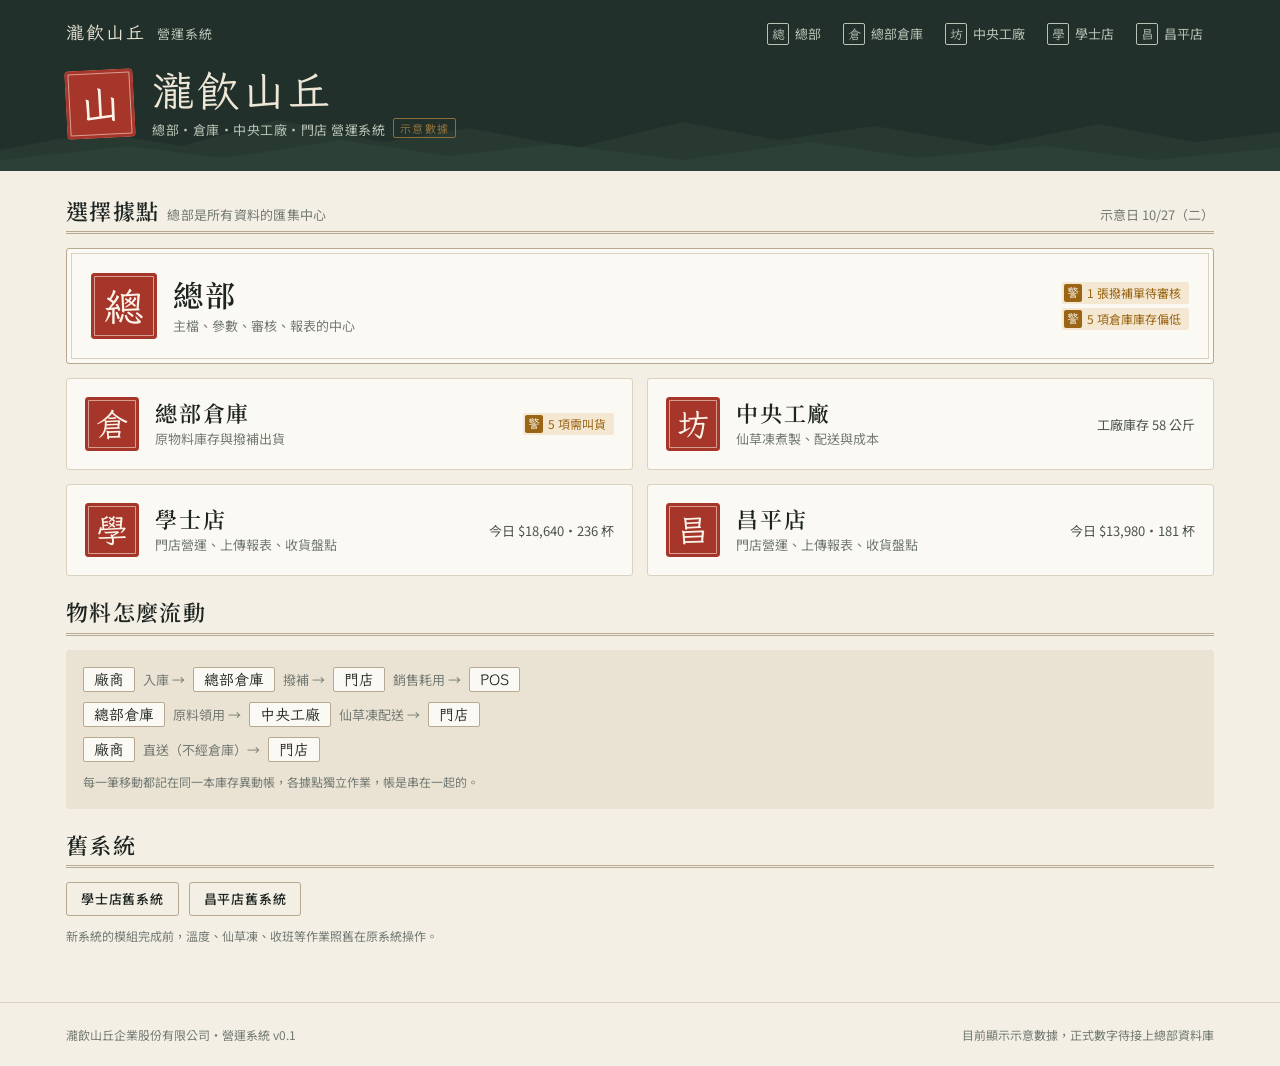
<file: index.html>
<!doctype html>
<html lang="zh-Hant">
<head>
<meta charset="utf-8">
<meta name="viewport" content="width=device-width, initial-scale=1, viewport-fit=cover">
<title>瀧飲山丘營運系統</title>
<meta name="claude:viewport-fit-sides" content="cover">
<link rel="preconnect" href="https://fonts.googleapis.com">
<link rel="preconnect" href="https://fonts.gstatic.com" crossorigin>
<link rel="stylesheet" href="https://fonts.googleapis.com/css2?family=LXGW+WenKai+TC&family=Noto+Sans+TC:wght@400;500;700&family=Noto+Serif+TC:wght@600;700&display=swap">
<link rel="stylesheet" href="assets/style.css">
<style>
  .portal { display: grid; gap: 14px; }
  .portal .row2 { display: grid; gap: 14px; grid-template-columns: minmax(0, 1fr); }
  @media (min-width: 640px) { .portal .row2 { grid-template-columns: repeat(2, minmax(0, 1fr)); } }
  .door {
    display: grid; grid-template-columns: auto minmax(0, 1fr) auto; gap: 16px; align-items: center;
    padding: 18px; text-decoration: none; color: var(--ink);
    background: var(--paper-2); border: 1px solid var(--rule); border-radius: var(--radius);
  }
  .door:hover { border-color: var(--rule-strong); background: var(--paper); }
  .door .seal { width: 54px; height: 54px; font-size: 32px; transform: none; }
  .door h2 { margin: 0; font: 600 var(--step-2)/1.25 var(--f-head); letter-spacing: .08em; }
  .door p { margin: 2px 0 0; font-size: var(--step--1); color: var(--ink-3); }
  .door .status { font-size: var(--step--1); color: var(--ink-2); text-align: right; display: grid; gap: 4px; justify-items: end; }
  .door.core { border: 1px solid var(--rule-strong); box-shadow: inset 0 0 0 4px var(--paper-2), inset 0 0 0 5px var(--rule); padding: 24px; }
  .door.core .seal { width: 66px; height: 66px; font-size: 40px; }
  .door.core h2 { font-size: var(--step-3); }
  @media (max-width: 520px) {
    .door { grid-template-columns: auto minmax(0, 1fr); }
    .door .status { grid-column: 1 / -1; justify-items: start; text-align: left; }
  }
  .flow { display: flex; flex-wrap: wrap; align-items: center; gap: 8px; font-size: var(--step--1); color: var(--ink-2); }
  .flow b { font: 400 var(--step-0) var(--f-display); color: var(--ink); padding: 2px 10px; border: 1px solid var(--rule-strong); border-radius: 2px; background: var(--paper-2); }
  .flow span { color: var(--ink-3); }
</style>
</head>
<body>
<div id="plaque"></div>
<main class="wrap">
  <div class="grid">
    <section class="sec">
      <header><h2>選擇據點<small>總部是所有資料的匯集中心</small></h2><span class="aside" id="today"></span></header>
      <div class="portal" id="doors"></div>
    </section>

    <section class="sec">
      <header><h2>物料怎麼流動</h2></header>
      <div class="panel inset">
        <div class="flow"><b>廠商</b><span>入庫 →</span><b>總部倉庫</b><span>撥補 →</span><b>門店</b><span>銷售耗用 →</span><b>POS</b></div>
        <div class="flow" style="margin-top:10px"><b>總部倉庫</b><span>原料領用 →</span><b>中央工廠</b><span>仙草凍配送 →</span><b>門店</b></div>
        <div class="flow" style="margin-top:10px"><b>廠商</b><span>直送（不經倉庫）→</span><b>門店</b></div>
        <p class="note">每一筆移動都記在同一本庫存異動帳，各據點獨立作業，帳是串在一起的。</p>
      </div>
    </section>

    <section class="sec">
      <header><h2>舊系統</h2></header>
      <div class="row">
        <a class="btn ghost" href="https://galaxyfoeytk.github.io/tailong-store/?store=xueshi" target="_blank" rel="noopener">學士店舊系統</a>
        <a class="btn ghost" href="https://galaxyfoeytk.github.io/tailong-store/?store=changping" target="_blank" rel="noopener">昌平店舊系統</a>
      </div>
      <p class="note">新系統的模組完成前，溫度、仙草凍、收班等作業照舊在原系統操作。</p>
    </section>
  </div>
</main>
<div id="foot"></div>
<script src="assets/app.js"></script>
<script>
(function () {
  ERP.header({ code: 'portal', seal: '山', title: '瀧飲山丘', sub: '總部・倉庫・中央工廠・門店 營運系統' });
  ERP.footer();
  ERP.$('#today').textContent = '示意日 ' + ERP.DAY;

  var pending = ERP.TRANSFERS.filter(function (t) { return t.status === '已申請'; }).length;
  var whAlerts = ERP.WAREHOUSE.filter(function (it) { return ERP.whStatus(it).state !== 'ok'; }).length;
  var xs = ERP.pnl('xueshi'), cp = ERP.pnl('changping');
  var F = ERP.FACTORY;

  function door(code, cls, status) {
    var L = ERP.loc(code);
    return '<a class="door ' + (cls || '') + '" href="' + L.href + '">' +
      '<div class="seal" aria-hidden="true">' + L.seal + '</div>' +
      '<div><h2>' + L.name + '</h2><p>' + L.role + '</p></div>' +
      '<div class="status">' + status + '</div></a>';
  }
  ERP.$('#doors').innerHTML =
    door('hq', 'core', ERP.chip(pending ? 'warn' : 'ok', pending + ' 張撥補單待審核') + ERP.chip(whAlerts ? 'warn' : 'ok', whAlerts + ' 項倉庫庫存偏低')) +
    '<div class="row2">' +
      door('wh', '', ERP.chip(whAlerts ? 'warn' : 'ok', whAlerts + ' 項需叫貨')) +
      door('cf', '', '<span>工廠庫存 ' + F.stockKg + ' 公斤</span>') +
    '</div>' +
    '<div class="row2">' +
      door('xueshi', '', '<span>今日 ' + ERP.money(xs.revenue) + '・' + xs.cups + ' 杯</span>') +
      door('changping', '', '<span>今日 ' + ERP.money(cp.revenue) + '・' + cp.cups + ' 杯</span>') +
    '</div>';
})();
</script>
</body>
</html>
</file>
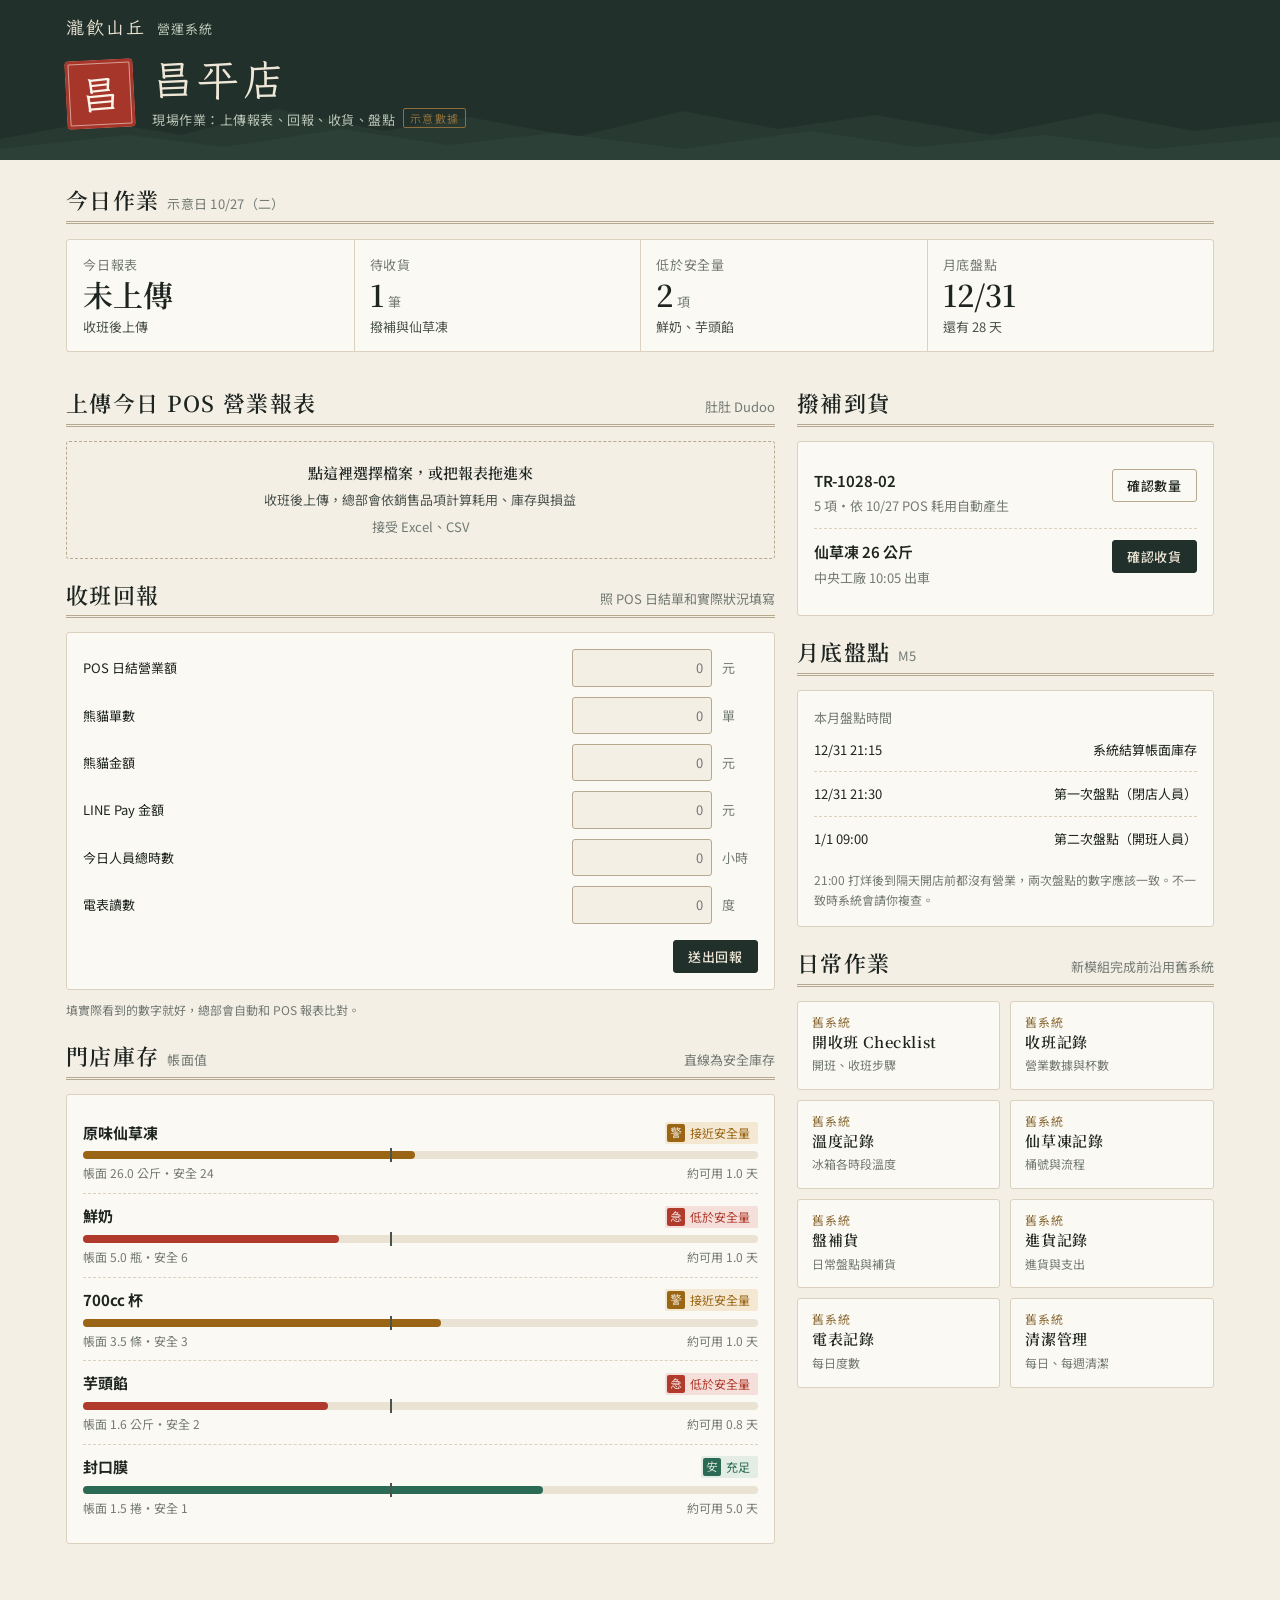
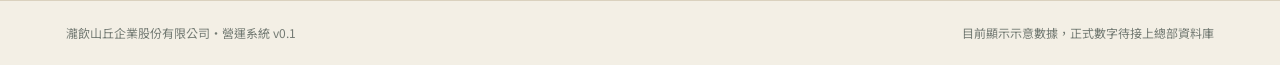
<file: changping.html>
<!doctype html>
<html lang="zh-Hant">
<head>
<meta charset="utf-8">
<meta name="viewport" content="width=device-width, initial-scale=1, viewport-fit=cover">
<title>昌平店｜瀧飲山丘</title>
<meta name="claude:viewport-fit-sides" content="cover">
<link rel="preconnect" href="https://fonts.googleapis.com">
<link rel="preconnect" href="https://fonts.gstatic.com" crossorigin>
<link rel="stylesheet" href="https://fonts.googleapis.com/css2?family=LXGW+WenKai+TC&family=Noto+Sans+TC:wght@400;500;700&family=Noto+Serif+TC:wght@600;700&display=swap">
<link rel="stylesheet" href="assets/style.css">
<style>
  .report { display: grid; gap: 10px; }
  .report .line { display: grid; grid-template-columns: minmax(0, 1fr) 140px 36px; gap: 10px; align-items: center; font-size: var(--step--1); }
  .report input { width: 100%; padding: 7px 8px; border: 1px solid var(--rule-strong); border-radius: var(--radius); background: var(--paper); color: var(--ink); font: inherit; text-align: right; }
  .stock-item { display: grid; gap: 6px; padding: 10px 0; border-bottom: 1px dashed var(--rule); }
  .stock-item:last-child { border-bottom: 0; }
  .file-ok { font-size: var(--step--1); color: var(--ok); }
</style>
</head>
<body>
<div id="plaque"></div>
<main class="wrap">
  <div class="grid">
    <section class="sec">
      <header><h2>今日作業<small id="dayLabel"></small></h2></header>
      <dl class="figs" id="figs"></dl>
    </section>

    <div class="grid two">
      <div class="stack">
        <section class="sec">
          <header><h2>上傳今日 POS 營業報表</h2><span class="aside" id="posName"></span></header>
          <label class="drop" id="drop" for="posFile">
            <b>點這裡選擇檔案，或把報表拖進來</b>
            <span>收班後上傳，總部會依銷售品項計算耗用、庫存與損益</span>
            <span class="muted">接受 Excel、CSV</span>
            <input type="file" id="posFile" accept=".xlsx,.xls,.csv">
          </label>
          <p class="file-ok" id="fileMsg" hidden></p>
        </section>

        <section class="sec">
          <header><h2>收班回報</h2><span class="aside">照 POS 日結單和實際狀況填寫</span></header>
          <div class="panel"><div class="report" id="report"></div></div>
          <p class="note">填實際看到的數字就好，總部會自動和 POS 報表比對。</p>
        </section>

        <section class="sec">
          <header><h2>門店庫存<small>帳面值</small></h2><span class="aside">直線為安全庫存</span></header>
          <div class="panel" id="stock"></div>
        </section>
      </div>

      <div class="stack">
        <section class="sec">
          <header><h2>撥補到貨</h2></header>
          <div class="panel"><ul class="list" id="inbound"></ul></div>
        </section>

        <section class="sec">
          <header><h2>月底盤點<small>M5</small></h2></header>
          <div class="panel">
            <div class="muted small">本月盤點時間</div>
            <ul class="list small" id="meList"></ul>
            <p class="note">21:00 打烊後到隔天開店前都沒有營業，兩次盤點的數字應該一致。不一致時系統會請你複查。</p>
          </div>
        </section>

        <section class="sec">
          <header><h2>日常作業</h2><span class="aside">新模組完成前沿用舊系統</span></header>
          <div class="tiles" id="legacy"></div>
        </section>
      </div>
    </div>
  </div>
</main>
<div id="foot"></div>
<script src="assets/app.js"></script>
<script src="assets/store.js"></script>
<script>ERP.renderStore('changping');</script>
</body>
</html>
</file>
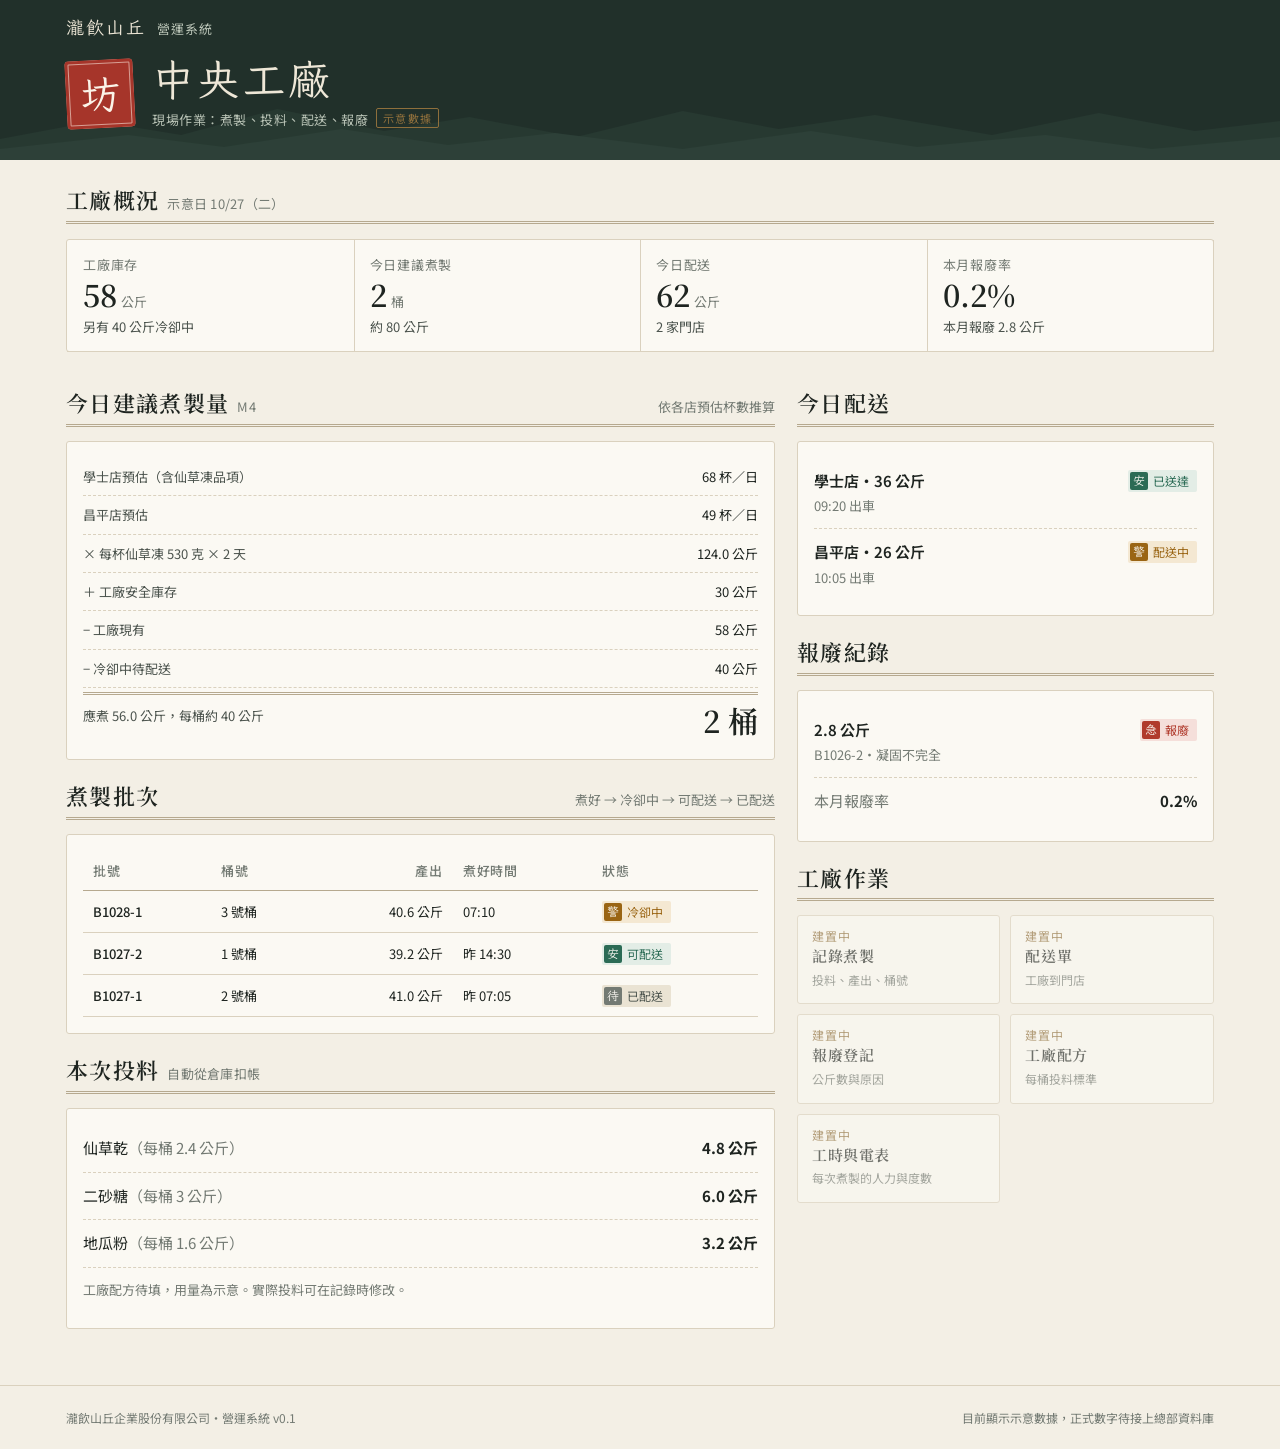
<file: factory.html>
<!doctype html>
<html lang="zh-Hant">
<head>
<meta charset="utf-8">
<meta name="viewport" content="width=device-width, initial-scale=1, viewport-fit=cover">
<title>中央工廠｜瀧飲山丘</title>
<meta name="claude:viewport-fit-sides" content="cover">
<link rel="preconnect" href="https://fonts.googleapis.com">
<link rel="preconnect" href="https://fonts.gstatic.com" crossorigin>
<link rel="stylesheet" href="https://fonts.googleapis.com/css2?family=LXGW+WenKai+TC&family=Noto+Sans+TC:wght@400;500;700&family=Noto+Serif+TC:wght@600;700&display=swap">
<link rel="stylesheet" href="assets/style.css">
<style>
  .calc { display: grid; gap: 0; font-size: var(--step--1); }
  .calc > div { display: flex; justify-content: space-between; gap: 12px; padding: 8px 0; border-bottom: 1px dashed var(--rule); }
  .calc > div span:first-child { color: var(--ink-2); }
  .calc .result { border-bottom: 0; border-top: 3px double var(--rule-strong); margin-top: 4px; padding-top: 10px; }
  .calc .result b { font: 600 var(--step-3)/1 var(--f-head); }
  .stage { font-size: 12px; }
</style>
</head>
<body>
<div id="plaque"></div>
<main class="wrap">
  <div class="grid">
    <section class="sec">
      <header><h2>工廠概況<small id="dayLabel"></small></h2></header>
      <dl class="figs" id="figs"></dl>
    </section>

    <div class="grid two">
      <div class="stack">
        <section class="sec">
          <header><h2>今日建議煮製量<small>M4</small></h2><span class="aside">依各店預估杯數推算</span></header>
          <div class="panel"><div class="calc" id="calc"></div></div>
        </section>

        <section class="sec">
          <header><h2>煮製批次</h2><span class="aside">煮好 → 冷卻中 → 可配送 → 已配送</span></header>
          <div class="panel tbl-wrap"><table class="ledger" id="batches"></table></div>
        </section>

        <section class="sec">
          <header><h2>本次投料<small>自動從倉庫扣帳</small></h2></header>
          <div class="panel"><ul class="list" id="feed"></ul></div>
        </section>
      </div>

      <div class="stack">
        <section class="sec">
          <header><h2>今日配送</h2></header>
          <div class="panel"><ul class="list" id="deliv"></ul></div>
        </section>

        <section class="sec">
          <header><h2>報廢紀錄</h2></header>
          <div class="panel"><ul class="list" id="waste"></ul></div>
        </section>

        <section class="sec">
          <header><h2>工廠作業</h2></header>
          <div class="tiles" id="ops"></div>
        </section>
      </div>
    </div>
  </div>
</main>
<div id="foot"></div>
<script src="assets/app.js"></script>
<script>
(function () {
  var E = ERP, F = E.FACTORY, c = F.cost;
  E.header({ code: 'cf', title: '中央工廠', sub: '現場作業：煮製、投料、配送、報廢' });
  E.footer();
  E.$('#dayLabel').textContent = '示意日 ' + E.DAY;

  var totalCost = c.material + c.labor + c.elec + c.freight + c.vehicle + c.other;
  var perKg = totalCost / c.outputKg;
  var cups = F.forecastCups.xueshi + F.forecastCups.changping;
  var demandKg = cups * F.gramsPerCup / 1000 * F.forecastDays;
  var needKg = Math.max(0, demandKg + F.safetyKg - F.stockKg - F.readySoonKg);
  var batches = Math.ceil(needKg / F.kgPerBatch);
  var delivered = F.deliveries.reduce(function (s, x) { return s + x.kg; }, 0);
  var wasteKg = F.waste.reduce(function (s, w) { return s + w.kg; }, 0);

  E.$('#figs').innerHTML =
    '<div class="fig"><dt>工廠庫存</dt><dd>' + F.stockKg + '<small>公斤</small></dd><span class="delta">另有 ' + F.readySoonKg + ' 公斤冷卻中</span></div>' +
    '<div class="fig"><dt>今日建議煮製</dt><dd>' + batches + '<small>桶</small></dd><span class="delta">約 ' + E.num(batches * F.kgPerBatch) + ' 公斤</span></div>' +
    '<div class="fig"><dt>今日配送</dt><dd>' + delivered + '<small>公斤</small></dd><span class="delta">' + F.deliveries.length + ' 家門店</span></div>' +
    '<div class="fig"><dt>本月報廢率</dt><dd>' + E.pct(wasteKg / c.outputKg) + '</dd><span class="delta">本月報廢 ' + E.num(wasteKg, 1) + ' 公斤</span></div>';

  E.$('#calc').innerHTML =
    '<div><span>學士店預估（含仙草凍品項）</span><span>' + F.forecastCups.xueshi + ' 杯／日</span></div>' +
    '<div><span>昌平店預估</span><span>' + F.forecastCups.changping + ' 杯／日</span></div>' +
    '<div><span>× 每杯仙草凍 ' + F.gramsPerCup + ' 克 × ' + F.forecastDays + ' 天</span><span>' + E.num(demandKg, 1) + ' 公斤</span></div>' +
    '<div><span>＋ 工廠安全庫存</span><span>' + F.safetyKg + ' 公斤</span></div>' +
    '<div><span>− 工廠現有</span><span>' + F.stockKg + ' 公斤</span></div>' +
    '<div><span>− 冷卻中待配送</span><span>' + F.readySoonKg + ' 公斤</span></div>' +
    '<div class="result"><span>應煮 ' + E.num(needKg, 1) + ' 公斤，每桶約 ' + F.kgPerBatch + ' 公斤</span><b>' + batches + ' 桶</b></div>';

  var stageState = { '冷卻中': 'warn', '可配送': 'ok', '已配送': 'idle' };
  E.$('#batches').innerHTML = '<thead><tr><th>批號</th><th>桶號</th><th class="n">產出</th><th>煮好時間</th><th>狀態</th></tr></thead><tbody>' +
    F.batches.map(function (b) {
      return '<tr><td class="name">' + b.no + '</td><td>' + b.bucket + '</td><td class="n">' + E.num(b.kg, 1) + ' 公斤</td><td>' + b.cooked + '</td><td>' + E.chip(stageState[b.stage] || 'idle', b.stage) + '</td></tr>';
    }).join('') + '</tbody>';

  E.$('#feed').innerHTML = F.recipePerBatch.map(function (r) {
    return '<li><span>' + r.name + '<span class="muted">（每桶 ' + r.qty + ' ' + r.unit + '）</span></span><b>' + E.num(r.qty * batches, 1) + ' ' + r.unit + '</b></li>';
  }).join('') + '<li class="muted small">工廠配方待填，用量為示意。實際投料可在記錄時修改。</li>';

  E.$('#deliv').innerHTML = F.deliveries.map(function (x) {
    return '<li><div class="main"><b>' + E.loc(x.to).name + '・' + x.kg + ' 公斤</b><p>' + x.time + ' 出車</p></div><div class="end">' +
      E.chip(x.state === '已送達' ? 'ok' : 'warn', x.state) + '</div></li>';
  }).join('');


  E.$('#waste').innerHTML = F.waste.map(function (w) {
    return '<li><div class="main"><b>' + w.kg + ' 公斤</b><p>' + w.batch + '・' + w.reason + '</p></div><div class="end">' + E.chip('bad', '報廢') + '</div></li>';
  }).join('') + '<li><span class="muted">本月報廢率</span><b>' + E.pct(wasteKg / c.outputKg) + '</b></li>';

  var ops = [['記錄煮製', '投料、產出、桶號'], ['配送單', '工廠到門店'], ['報廢登記', '公斤數與原因'], ['工廠配方', '每桶投料標準'], ['工時與電表', '每次煮製的人力與度數']];
  E.$('#ops').innerHTML = ops.map(function (o) {
    return '<button type="button" class="tile soon" aria-disabled="true"><span class="code">建置中</span><b>' + o[0] + '</b><span>' + o[1] + '</span></button>';
  }).join('');
})();
</script>
</body>
</html>
</file>
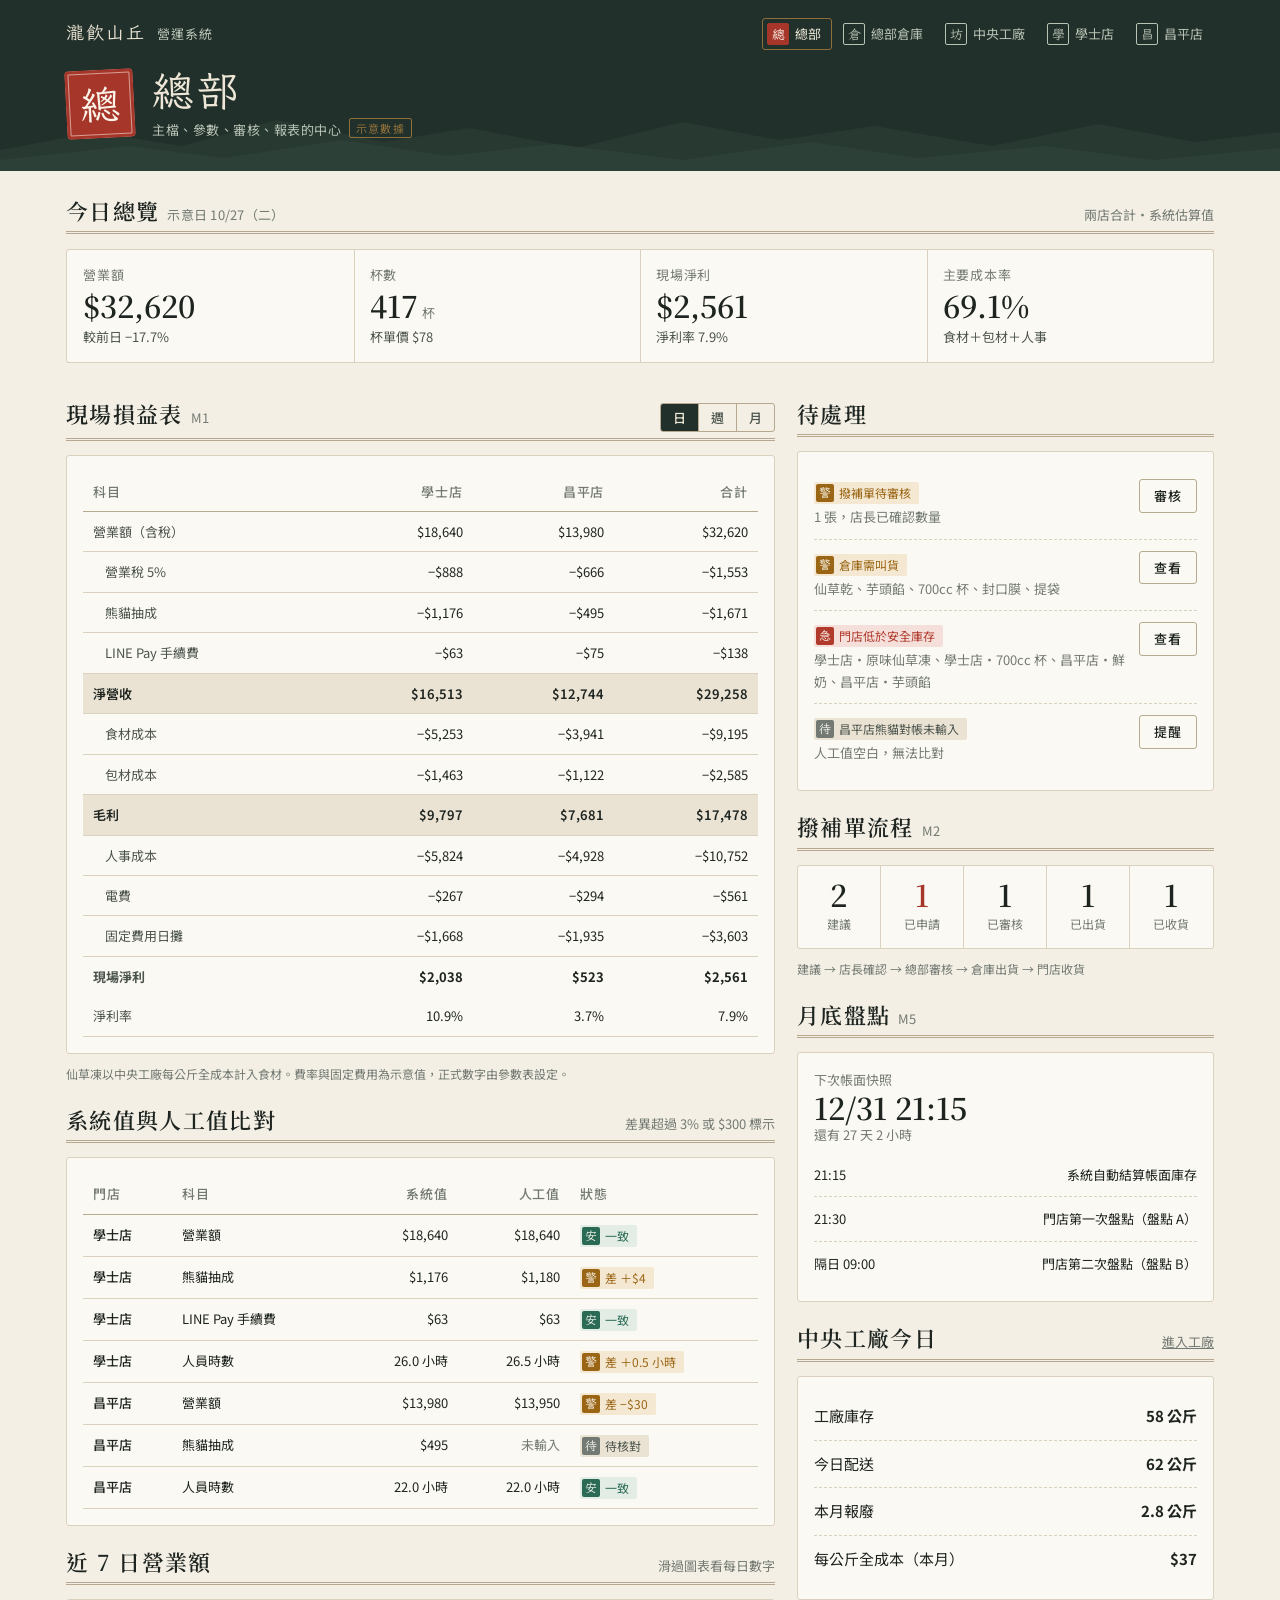
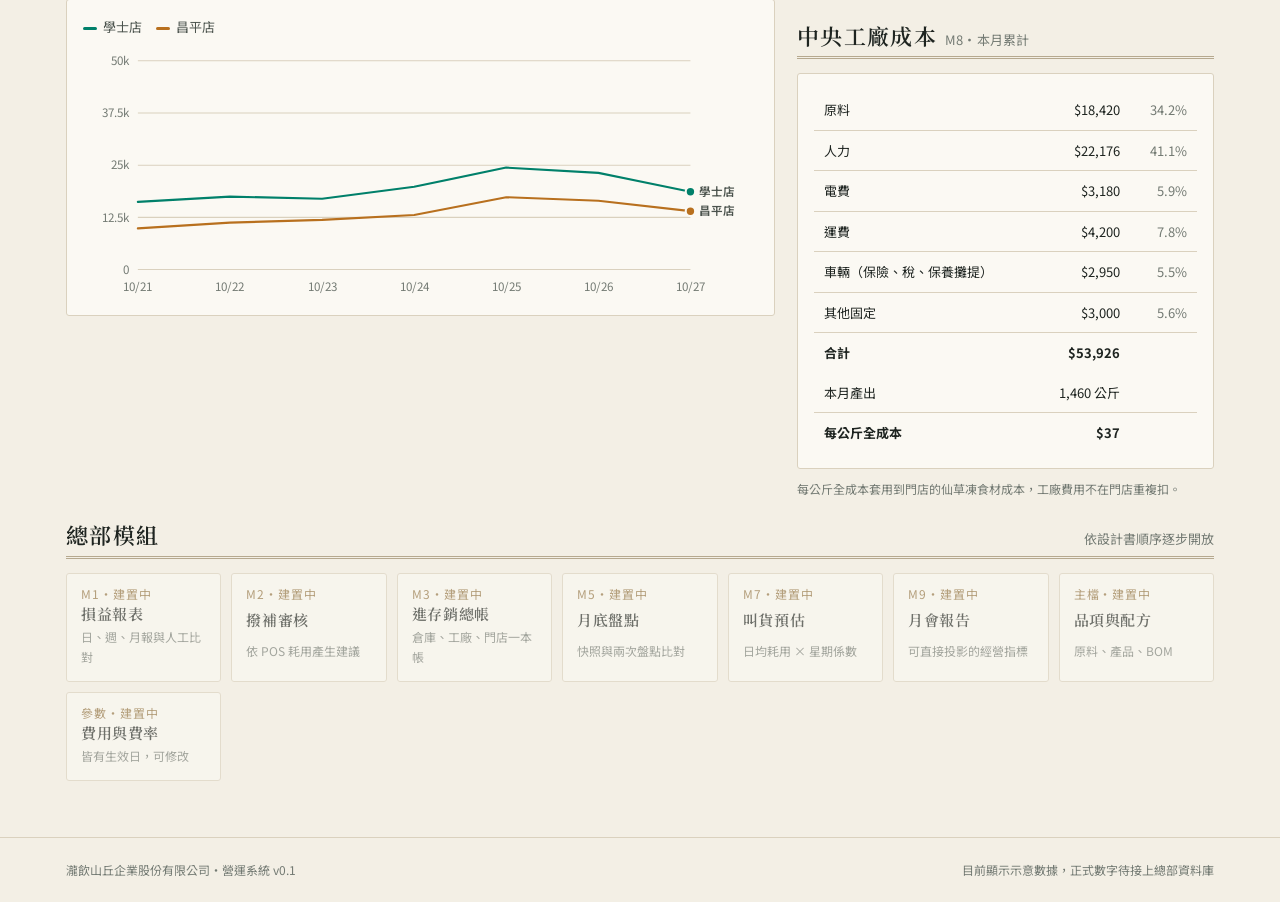
<file: hq.html>
<!doctype html>
<html lang="zh-Hant">
<head>
<meta charset="utf-8">
<meta name="viewport" content="width=device-width, initial-scale=1, viewport-fit=cover">
<title>總部｜瀧飲山丘</title>
<meta name="claude:viewport-fit-sides" content="cover">
<link rel="preconnect" href="https://fonts.googleapis.com">
<link rel="preconnect" href="https://fonts.gstatic.com" crossorigin>
<link rel="stylesheet" href="https://fonts.googleapis.com/css2?family=LXGW+WenKai+TC&family=Noto+Sans+TC:wght@400;500;700&family=Noto+Serif+TC:wght@600;700&display=swap">
<link rel="stylesheet" href="assets/style.css">
<style>
  .pl td:first-child { color: var(--ink-2); }
  .pl tr.sub td { font-weight: 600; color: var(--ink); background: var(--paper-3); }
  .pl tr.sub td:first-child { color: var(--ink); }
  .pl tr.ded td:first-child { padding-left: 22px; }
  .countdown { font: 600 var(--step-3)/1.1 var(--f-head); }
</style>
</head>
<body>
<div id="plaque"></div>
<main class="wrap">
  <div class="grid">
    <section class="sec">
      <header><h2>今日總覽<small id="dayLabel"></small></h2><span class="aside">兩店合計・系統估算值</span></header>
      <dl class="figs" id="figs"></dl>
    </section>

    <div class="grid two">
      <div class="stack">
        <section class="sec">
          <header>
            <h2>現場損益表<small>M1</small></h2>
            <div class="seg" role="group" aria-label="期間">
              <button type="button" id="p-day" aria-pressed="true">日</button>
              <button type="button" id="p-week" aria-pressed="false">週</button>
              <button type="button" id="p-month" aria-pressed="false" disabled title="累積一個月資料後開放">月</button>
            </div>
          </header>
          <div class="panel tbl-wrap"><table class="ledger pl" id="plTable"></table></div>
          <p class="note" id="plNote"></p>
        </section>

        <section class="sec">
          <header><h2>系統值與人工值比對</h2><span class="aside">差異超過 3% 或 $300 標示</span></header>
          <div class="panel tbl-wrap"><table class="ledger" id="diffTable"></table></div>
        </section>

        <section class="sec">
          <header><h2>近 7 日營業額</h2><span class="aside">滑過圖表看每日數字</span></header>
          <div class="panel" id="weekChart"></div>
        </section>
      </div>

      <div class="stack">
        <section class="sec">
          <header><h2>待處理</h2></header>
          <div class="panel"><ul class="list" id="todo"></ul></div>
        </section>

        <section class="sec">
          <header><h2>撥補單流程<small>M2</small></h2></header>
          <div class="steps" id="trSteps"></div>
          <p class="note">建議 → 店長確認 → 總部審核 → 倉庫出貨 → 門店收貨</p>
        </section>

        <section class="sec">
          <header><h2>月底盤點<small>M5</small></h2></header>
          <div class="panel">
            <div class="muted small">下次帳面快照</div>
            <div class="countdown" id="meWhen"></div>
            <div class="small muted" id="meLeft"></div>
            <ul class="list small" style="margin-top:8px">
              <li><span>21:15</span><span>系統自動結算帳面庫存</span></li>
              <li><span>21:30</span><span>門店第一次盤點（盤點 A）</span></li>
              <li><span>隔日 09:00</span><span>門店第二次盤點（盤點 B）</span></li>
            </ul>
          </div>
        </section>

        <section class="sec">
          <header><h2>中央工廠今日</h2><a class="aside" href="factory.html">進入工廠</a></header>
          <div class="panel"><ul class="list" id="cfToday"></ul></div>
        </section>

        <section class="sec">
          <header><h2>中央工廠成本<small>M8・本月累計</small></h2></header>
          <div class="panel tbl-wrap"><table class="ledger" id="cfCost"></table></div>
          <p class="note">每公斤全成本套用到門店的仙草凍食材成本，工廠費用不在門店重複扣。</p>
        </section>
      </div>
    </div>

    <section class="sec">
      <header><h2>總部模組</h2><span class="aside">依設計書順序逐步開放</span></header>
      <div class="tiles" id="mods"></div>
    </section>
  </div>
</main>
<div id="foot"></div>
<script src="assets/app.js"></script>
<script>
(function () {
  var E = ERP;
  E.header({ code: 'hq', title: '總部', sub: '主檔、參數、審核、報表的中心' });
  E.footer();
  E.$('#dayLabel').textContent = '示意日 ' + E.DAY;

  var xs = E.pnl('xueshi'), cp = E.pnl('changping');
  var revenue = xs.revenue + cp.revenue, cups = xs.cups + cp.cups, profit = xs.profit + cp.profit;
  var prevRev = E.WEEK.xueshi[5] + E.WEEK.changping[5];
  var pending = E.TRANSFERS.filter(function (t) { return t.status === '已申請'; }).length;
  var whAlerts = E.WAREHOUSE.filter(function (it) { return E.whStatus(it).state !== 'ok'; });

  var chg = (revenue - prevRev) / prevRev;
  E.$('#figs').innerHTML =
    '<div class="fig"><dt>營業額</dt><dd>' + E.money(revenue) + '</dd><span class="delta ' + (chg >= 0 ? 'up' : 'down') + '">較前日 ' + (chg >= 0 ? '＋' : '−') + E.pct(Math.abs(chg)) + '</span></div>' +
    '<div class="fig"><dt>杯數</dt><dd>' + E.num(cups) + '<small>杯</small></dd><span class="delta">杯單價 ' + E.money(revenue / cups) + '</span></div>' +
    '<div class="fig"><dt>現場淨利</dt><dd>' + E.money(profit) + '</dd><span class="delta">淨利率 ' + E.pct(profit / revenue) + '</span></div>' +
    '<div class="fig"><dt>主要成本率</dt><dd>' + E.pct((xs.food + xs.pack + cp.food + cp.pack + xs.labor + cp.labor) / revenue) + '</dd><span class="delta">食材＋包材＋人事</span></div>';

  // ── 損益表 ──
  var period = 'day';
  function scaled(p, code) {
    if (period === 'day') return p;
    var weekRev = E.WEEK[code].reduce(function (a, b) { return a + b; }, 0);
    var k = weekRev / p.revenue, out = {};
    Object.keys(p).forEach(function (key) { out[key] = typeof p[key] === 'number' ? p[key] * k : p[key]; });
    out.fixed = p.fixed * 7; out.margin = p.margin; out.revenue = weekRev;
    out.profit = out.gross - out.labor - out.elec - out.fixed; out.margin = out.profit / weekRev;
    return out;
  }
  function renderPL() {
    var a = scaled(xs, 'xueshi'), b = scaled(cp, 'changping');
    var rows = [
      ['營業額（含稅）', 'revenue', ''],
      ['營業稅 5%', 'tax', 'ded'], ['熊貓抽成', 'pandaFee', 'ded'], ['LINE Pay 手續費', 'payFee', 'ded'],
      ['淨營收', 'net', 'sub'],
      ['食材成本', 'food', 'ded'], ['包材成本', 'pack', 'ded'],
      ['毛利', 'gross', 'sub'],
      ['人事成本', 'labor', 'ded'], ['電費', 'elec', 'ded'], ['固定費用' + (period === 'day' ? '日攤' : '攤提'), 'fixed', 'ded'],
      ['現場淨利', 'profit', 'total']
    ];
    var neg = { tax: 1, pandaFee: 1, payFee: 1, food: 1, pack: 1, labor: 1, elec: 1, fixed: 1 };
    var html = '<thead><tr><th>科目</th><th class="n">學士店</th><th class="n">昌平店</th><th class="n">合計</th></tr></thead><tbody>';
    rows.forEach(function (r) {
      var k = r[1], s = neg[k] ? -1 : 1;
      html += '<tr class="' + r[2] + '"><td>' + r[0] + '</td><td class="n">' + E.money(s * a[k]) + '</td><td class="n">' + E.money(s * b[k]) + '</td><td class="n">' + E.money(s * (a[k] + b[k])) + '</td></tr>';
    });
    html += '<tr><td>淨利率</td><td class="n">' + E.pct(a.margin) + '</td><td class="n">' + E.pct(b.margin) + '</td><td class="n">' + E.pct((a.profit + b.profit) / (a.revenue + b.revenue)) + '</td></tr>';
    E.$('#plTable').innerHTML = html + '</tbody>';
    E.$('#plNote').textContent = period === 'day'
      ? '仙草凍以中央工廠每公斤全成本計入食材。費率與固定費用為示意值，正式數字由參數表設定。'
      : '週報由每日損益加總（示意：以當日成本結構推算近 7 日）。';
  }
  ['day', 'week'].forEach(function (p) {
    E.$('#p-' + p).addEventListener('click', function () {
      period = p;
      ['day', 'week', 'month'].forEach(function (q) { E.$('#p-' + q).setAttribute('aria-pressed', q === p ? 'true' : 'false'); });
      renderPL();
    });
  });
  renderPL();

  // ── 系統值與人工值 ──
  function diffRow(store, item, sys, man) {
    if (man == null) return '<tr><td class="name">' + store + '</td><td>' + item + '</td><td class="n">' + sys + '</td><td class="n muted">未輸入</td><td>' + E.chip('idle', '待核對') + '</td></tr>';
    var d = man - sys.raw, rate = sys.raw ? Math.abs(d) / sys.raw : 0;
    var state = Math.abs(d) < 0.5 ? 'ok' : (rate > 0.03 || Math.abs(d) > 300 ? 'bad' : 'warn');
    var label = state === 'ok' ? '一致' : '差 ' + (d > 0 ? '＋' : '−') + sys.fmt(Math.abs(d));
    return '<tr><td class="name">' + store + '</td><td>' + item + '</td><td class="n">' + sys.fmt(sys.raw) + '</td><td class="n">' + sys.fmt(man) + '</td><td>' + E.chip(state, label) + '</td></tr>';
  }
  function m(v) { return { raw: v, fmt: function (x) { return E.money(x); }, toString: function () { return E.money(v); } }; }
  function h(v) { return { raw: v, fmt: function (x) { return E.num(x, 1) + ' 小時'; }, toString: function () { return E.num(v, 1) + ' 小時'; } }; }
  var XM = E.STORE_DAY.xueshi.manual, CM = E.STORE_DAY.changping.manual;
  E.$('#diffTable').innerHTML = '<thead><tr><th>門店</th><th>科目</th><th class="n">系統值</th><th class="n">人工值</th><th>狀態</th></tr></thead><tbody>' +
    diffRow('學士店', '營業額', m(xs.revenue), XM.revenue) +
    diffRow('學士店', '熊貓抽成', m(xs.pandaFee), XM.panda) +
    diffRow('學士店', 'LINE Pay 手續費', m(xs.payFee), XM.linePay) +
    diffRow('學士店', '人員時數', h(E.STORE_DAY.xueshi.hours), XM.hours) +
    diffRow('昌平店', '營業額', m(cp.revenue), CM.revenue) +
    diffRow('昌平店', '熊貓抽成', m(cp.pandaFee), CM.panda) +
    diffRow('昌平店', '人員時數', h(E.STORE_DAY.changping.hours), CM.hours) +
    '</tbody>';

  // ── 圖表 ──
  E.lineChart(E.$('#weekChart'), {
    labels: E.WEEK.labels, label: '學士店與昌平店近 7 日營業額',
    series: [
      { name: '學士店', color: 'var(--s1)', values: E.WEEK.xueshi },
      { name: '昌平店', color: 'var(--s2)', values: E.WEEK.changping }
    ],
    fmt: function (v) { return E.money(v); },
    fmtAxis: function (v) { return v ? (v / 1000) + 'k' : '0'; }
  });

  // ── 待處理 ──
  var lowStores = [];
  ['xueshi', 'changping'].forEach(function (c) {
    E.STORE_STOCK[c].forEach(function (s) { if (s.book < s.safe) lowStores.push(E.loc(c).name + '・' + s.name); });
  });
  var todo = [];
  if (pending) todo.push(['warn', '撥補單待審核', pending + ' 張，店長已確認數量', '審核']);
  if (whAlerts.length) todo.push(['warn', '倉庫需叫貨', whAlerts.map(function (w) { return w.name; }).join('、'), '查看']);
  if (lowStores.length) todo.push(['bad', '門店低於安全庫存', lowStores.join('、'), '查看']);
  todo.push(['idle', '昌平店熊貓對帳未輸入', '人工值空白，無法比對', '提醒']);
  E.$('#todo').innerHTML = todo.map(function (t) {
    return '<li><div class="main">' + E.chip(t[0], t[1]) + '<p>' + E.esc(t[2]) + '</p></div><div class="end"><button class="btn ghost" type="button" data-t="' + E.esc(t[1]) + '">' + t[3] + '</button></div></li>';
  }).join('');
  E.$('#todo').addEventListener('click', function (e) {
    var b = e.target.closest('button'); if (b) E.toast('「' + b.dataset.t + '」的處理頁面建置中');
  });

  // ── 撥補流程 ──
  E.$('#trSteps').innerHTML = E.TR_FLOW.map(function (s) {
    var n = E.TRANSFERS.filter(function (t) { return t.status === s; }).length;
    return '<div class="' + (s === '已申請' && n ? 'hot' : '') + '"><b>' + n + '</b><span>' + s + '</span></div>';
  }).join('');

  // ── 月底 ──
  var me = E.nextMonthEnd();
  E.$('#meWhen').textContent = (me.getMonth() + 1) + '/' + me.getDate() + ' 21:15';
  var ms = me - new Date(), d = Math.floor(ms / 864e5), hr = Math.floor(ms % 864e5 / 36e5);
  E.$('#meLeft').textContent = '還有 ' + d + ' 天 ' + hr + ' 小時';

  // ── 工廠 ──
  var F = E.FACTORY, c = F.cost;
  var perKg = (c.material + c.labor + c.elec + c.freight + c.vehicle + c.other) / c.outputKg;
  var delivered = F.deliveries.reduce(function (s, x) { return s + x.kg; }, 0);
  E.$('#cfToday').innerHTML =
    '<li><span>工廠庫存</span><b>' + F.stockKg + ' 公斤</b></li>' +
    '<li><span>今日配送</span><b>' + delivered + ' 公斤</b></li>' +
    '<li><span>本月報廢</span><b>' + F.waste.reduce(function (s, w) { return s + w.kg; }, 0) + ' 公斤</b></li>' +
    '<li><span>每公斤全成本（本月）</span><b>' + E.money(perKg) + '</b></li>';

  var costRows = [['原料', c.material], ['人力', c.labor], ['電費', c.elec], ['運費', c.freight], ['車輛（保險、稅、保養攤提）', c.vehicle], ['其他固定', c.other]];
  var totalCost = costRows.reduce(function (s, r) { return s + r[1]; }, 0);
  E.$('#cfCost').innerHTML = '<tbody>' + costRows.map(function (r) {
    return '<tr><td>' + r[0] + '</td><td class="n">' + E.money(r[1]) + '</td><td class="n muted">' + E.pct(r[1] / totalCost) + '</td></tr>';
  }).join('') +
    '<tr class="total"><td>合計</td><td class="n">' + E.money(totalCost) + '</td><td></td></tr>' +
    '<tr><td>本月產出</td><td class="n">' + E.num(c.outputKg) + ' 公斤</td><td></td></tr>' +
    '<tr class="total"><td>每公斤全成本</td><td class="n">' + E.money(perKg) + '</td><td></td></tr></tbody>';

  // ── 模組 ──
  var mods = [
    ['M1', '損益報表', '日、週、月報與人工比對'],
    ['M2', '撥補審核', '依 POS 耗用產生建議'],
    ['M3', '進存銷總帳', '倉庫、工廠、門店一本帳'],
    ['M5', '月底盤點', '快照與兩次盤點比對'],
    ['M7', '叫貨預估', '日均耗用 × 星期係數'],
    ['M9', '月會報告', '可直接投影的經營指標'],
    ['主檔', '品項與配方', '原料、產品、BOM'],
    ['參數', '費用與費率', '皆有生效日，可修改']
  ];
  E.$('#mods').innerHTML = mods.map(function (m) {
    return '<button type="button" class="tile soon" aria-disabled="true"><span class="code">' + m[0] + '・建置中</span><b>' + m[1] + '</b><span>' + m[2] + '</span></button>';
  }).join('');
})();
</script>
</body>
</html>
</file>
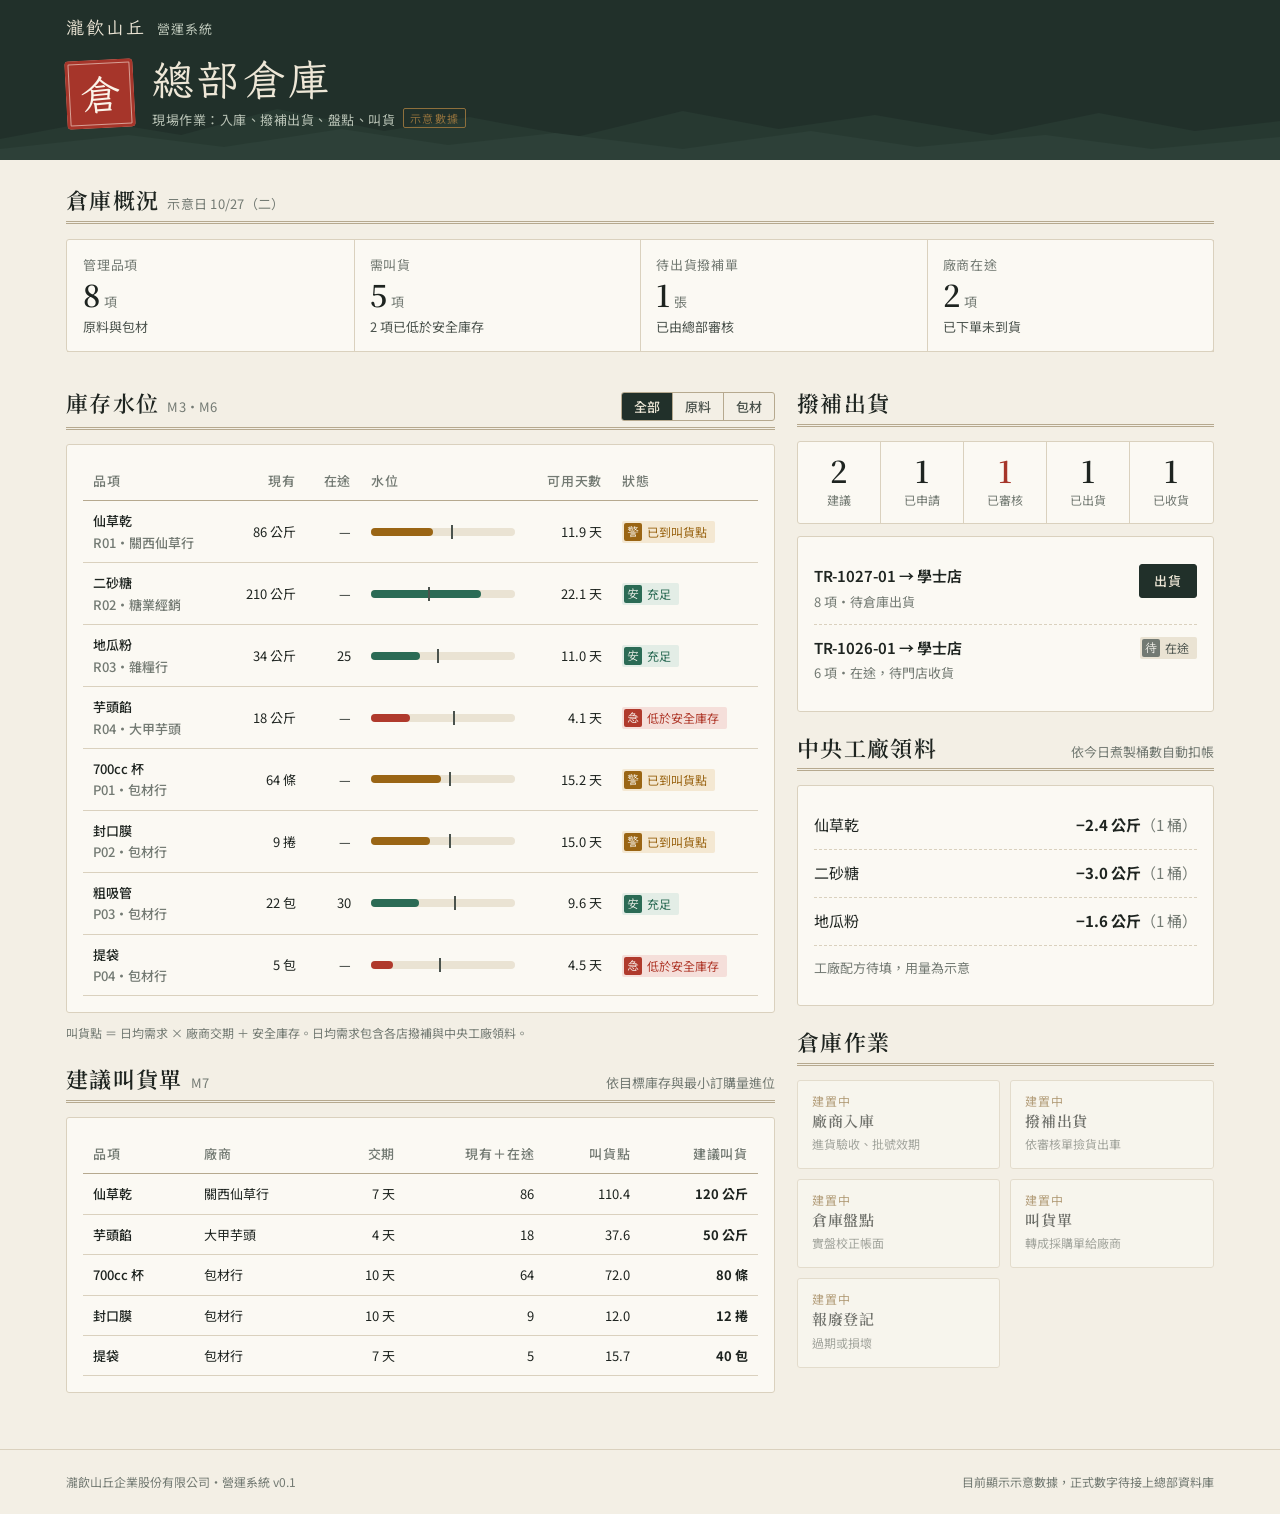
<file: warehouse.html>
<!doctype html>
<html lang="zh-Hant">
<head>
<meta charset="utf-8">
<meta name="viewport" content="width=device-width, initial-scale=1, viewport-fit=cover">
<title>總部倉庫｜瀧飲山丘</title>
<meta name="claude:viewport-fit-sides" content="cover">
<link rel="preconnect" href="https://fonts.googleapis.com">
<link rel="preconnect" href="https://fonts.gstatic.com" crossorigin>
<link rel="stylesheet" href="https://fonts.googleapis.com/css2?family=LXGW+WenKai+TC&family=Noto+Sans+TC:wght@400;500;700&family=Noto+Serif+TC:wght@600;700&display=swap">
<link rel="stylesheet" href="assets/style.css">
<style>
  .lvl-cell { min-width: 140px; }
  .filters { display: flex; gap: 8px; flex-wrap: wrap; }
</style>
</head>
<body>
<div id="plaque"></div>
<main class="wrap">
  <div class="grid">
    <section class="sec">
      <header><h2>倉庫概況<small id="dayLabel"></small></h2></header>
      <dl class="figs" id="figs"></dl>
    </section>

    <div class="grid two">
      <div class="stack">
        <section class="sec">
          <header>
            <h2>庫存水位<small>M3・M6</small></h2>
            <div class="seg" role="group" aria-label="分類">
              <button type="button" data-cat="全部" aria-pressed="true">全部</button>
              <button type="button" data-cat="原料" aria-pressed="false">原料</button>
              <button type="button" data-cat="包材" aria-pressed="false">包材</button>
            </div>
          </header>
          <div class="panel tbl-wrap"><table class="ledger" id="stockTable"></table></div>
          <p class="note">叫貨點 ＝ 日均需求 × 廠商交期 ＋ 安全庫存。日均需求包含各店撥補與中央工廠領料。</p>
        </section>

        <section class="sec">
          <header><h2>建議叫貨單<small>M7</small></h2><span class="aside">依目標庫存與最小訂購量進位</span></header>
          <div class="panel tbl-wrap"><table class="ledger" id="poTable"></table></div>
        </section>
      </div>

      <div class="stack">
        <section class="sec">
          <header><h2>撥補出貨</h2></header>
          <div class="steps" id="trSteps"></div>
          <div class="panel" style="margin-top:12px"><ul class="list" id="shipList"></ul></div>
        </section>

        <section class="sec">
          <header><h2>中央工廠領料</h2><span class="aside">依今日煮製桶數自動扣帳</span></header>
          <div class="panel"><ul class="list" id="issue"></ul></div>
        </section>

        <section class="sec">
          <header><h2>倉庫作業</h2></header>
          <div class="tiles" id="ops"></div>
        </section>
      </div>
    </div>
  </div>
</main>
<div id="foot"></div>
<script src="assets/app.js"></script>
<script>
(function () {
  var E = ERP;
  E.header({ code: 'wh', title: '總部倉庫', sub: '現場作業：入庫、撥補出貨、盤點、叫貨' });
  E.footer();
  E.$('#dayLabel').textContent = '示意日 ' + E.DAY;

  var rows = E.WAREHOUSE.map(function (it) { return { it: it, s: E.whStatus(it) }; });
  var need = rows.filter(function (r) { return r.s.state !== 'ok'; });
  var toShip = E.TRANSFERS.filter(function (t) { return t.status === '已審核'; });
  var transit = rows.filter(function (r) { return r.it.inTransit > 0; });
  E.$('#figs').innerHTML =
    '<div class="fig"><dt>管理品項</dt><dd>' + rows.length + '<small>項</small></dd><span class="delta">原料與包材</span></div>' +
    '<div class="fig"><dt>需叫貨</dt><dd>' + need.length + '<small>項</small></dd><span class="delta ' + (need.length ? 'down' : '') + '">' + (need.filter(function (r) { return r.s.state === 'bad'; }).length) + ' 項已低於安全庫存</span></div>' +
    '<div class="fig"><dt>待出貨撥補單</dt><dd>' + toShip.length + '<small>張</small></dd><span class="delta">已由總部審核</span></div>' +
    '<div class="fig"><dt>廠商在途</dt><dd>' + transit.length + '<small>項</small></dd><span class="delta">已下單未到貨</span></div>';

  var cat = '全部';
  function renderStock() {
    var list = rows.filter(function (r) { return cat === '全部' || r.it.cat === cat; });
    E.$('#stockTable').innerHTML = '<thead><tr><th>品項</th><th class="n">現有</th><th class="n">在途</th><th>水位</th><th class="n">可用天數</th><th>狀態</th></tr></thead><tbody>' +
      list.map(function (r) {
        var it = r.it, s = r.s, max = it.target * 1.1;
        return '<tr><td class="name">' + it.name + '<div class="muted">' + it.code + '・' + it.supplier + '</div></td>' +
          '<td class="n">' + E.num(it.onHand) + ' ' + it.unit + '</td><td class="n">' + (it.inTransit ? E.num(it.inTransit) : '—') + '</td>' +
          '<td class="lvl-cell"><div class="level-bar"><i class="' + (s.state === 'ok' ? '' : s.state) + '" style="width:' + Math.min(100, it.onHand / max * 100) + '%"></i>' +
          '<span class="safe" style="left:' + Math.min(100, s.rop / max * 100) + '%" title="叫貨點"></span></div></td>' +
          '<td class="n">' + E.num(s.cover, 1) + ' 天</td>' +
          '<td>' + E.chip(s.state, s.state === 'bad' ? '低於安全庫存' : s.state === 'warn' ? '已到叫貨點' : '充足') + '</td></tr>';
      }).join('') + '</tbody>';
  }
  document.querySelectorAll('[data-cat]').forEach(function (b) {
    b.addEventListener('click', function () {
      cat = b.dataset.cat;
      document.querySelectorAll('[data-cat]').forEach(function (x) { x.setAttribute('aria-pressed', x === b ? 'true' : 'false'); });
      renderStock();
    });
  });
  renderStock();

  E.$('#poTable').innerHTML = '<thead><tr><th>品項</th><th>廠商</th><th class="n">交期</th><th class="n">現有＋在途</th><th class="n">叫貨點</th><th class="n">建議叫貨</th></tr></thead><tbody>' +
    (need.map(function (r) {
      var it = r.it, s = r.s;
      return '<tr><td class="name">' + it.name + '</td><td>' + it.supplier + '</td><td class="n">' + it.lead + ' 天</td>' +
        '<td class="n">' + E.num(s.avail) + '</td><td class="n">' + E.num(s.rop, 1) + '</td><td class="n"><b>' + E.num(s.suggest) + ' ' + it.unit + '</b></td></tr>';
    }).join('') || '<tr><td colspan="6" class="muted">目前沒有需要叫貨的品項</td></tr>') + '</tbody>';

  E.$('#trSteps').innerHTML = E.TR_FLOW.map(function (s) {
    var n = E.TRANSFERS.filter(function (t) { return t.status === s; }).length;
    return '<div class="' + (s === '已審核' && n ? 'hot' : '') + '"><b>' + n + '</b><span>' + s + '</span></div>';
  }).join('');
  var ship = E.TRANSFERS.filter(function (t) { return t.status === '已審核' || t.status === '已出貨'; });
  E.$('#shipList').innerHTML = ship.map(function (t) {
    var act = t.status === '已審核' ? '<button class="btn" type="button" data-no="' + t.no + '">出貨</button>' : E.chip('idle', '在途');
    return '<li><div class="main"><b>' + t.no + ' → ' + E.loc(t.to).name + '</b><p>' + t.lines + ' 項・' + t.note + '</p></div><div class="end">' + act + '</div></li>';
  }).join('');
  E.$('#shipList').addEventListener('click', function (e) {
    var b = e.target.closest('button'); if (!b) return;
    b.outerHTML = E.chip('idle', '在途');
    E.toast(b.dataset.no + ' 已出貨（示意）');
  });

  var F = E.FACTORY, batchesToday = 1;
  E.$('#issue').innerHTML = F.recipePerBatch.map(function (r) {
    return '<li><span>' + r.name + '</span><span><b>−' + E.num(r.qty * batchesToday, 1) + ' ' + r.unit + '</b><span class="muted">（' + batchesToday + ' 桶）</span></span></li>';
  }).join('') + '<li class="muted small">工廠配方待填，用量為示意</li>';

  var ops = [['廠商入庫', '進貨驗收、批號效期'], ['撥補出貨', '依審核單撿貨出車'], ['倉庫盤點', '實盤校正帳面'], ['叫貨單', '轉成採購單給廠商'], ['報廢登記', '過期或損壞']];
  E.$('#ops').innerHTML = ops.map(function (o) {
    return '<button type="button" class="tile soon" aria-disabled="true"><span class="code">建置中</span><b>' + o[0] + '</b><span>' + o[1] + '</span></button>';
  }).join('');
})();
</script>
</body>
</html>
</file>
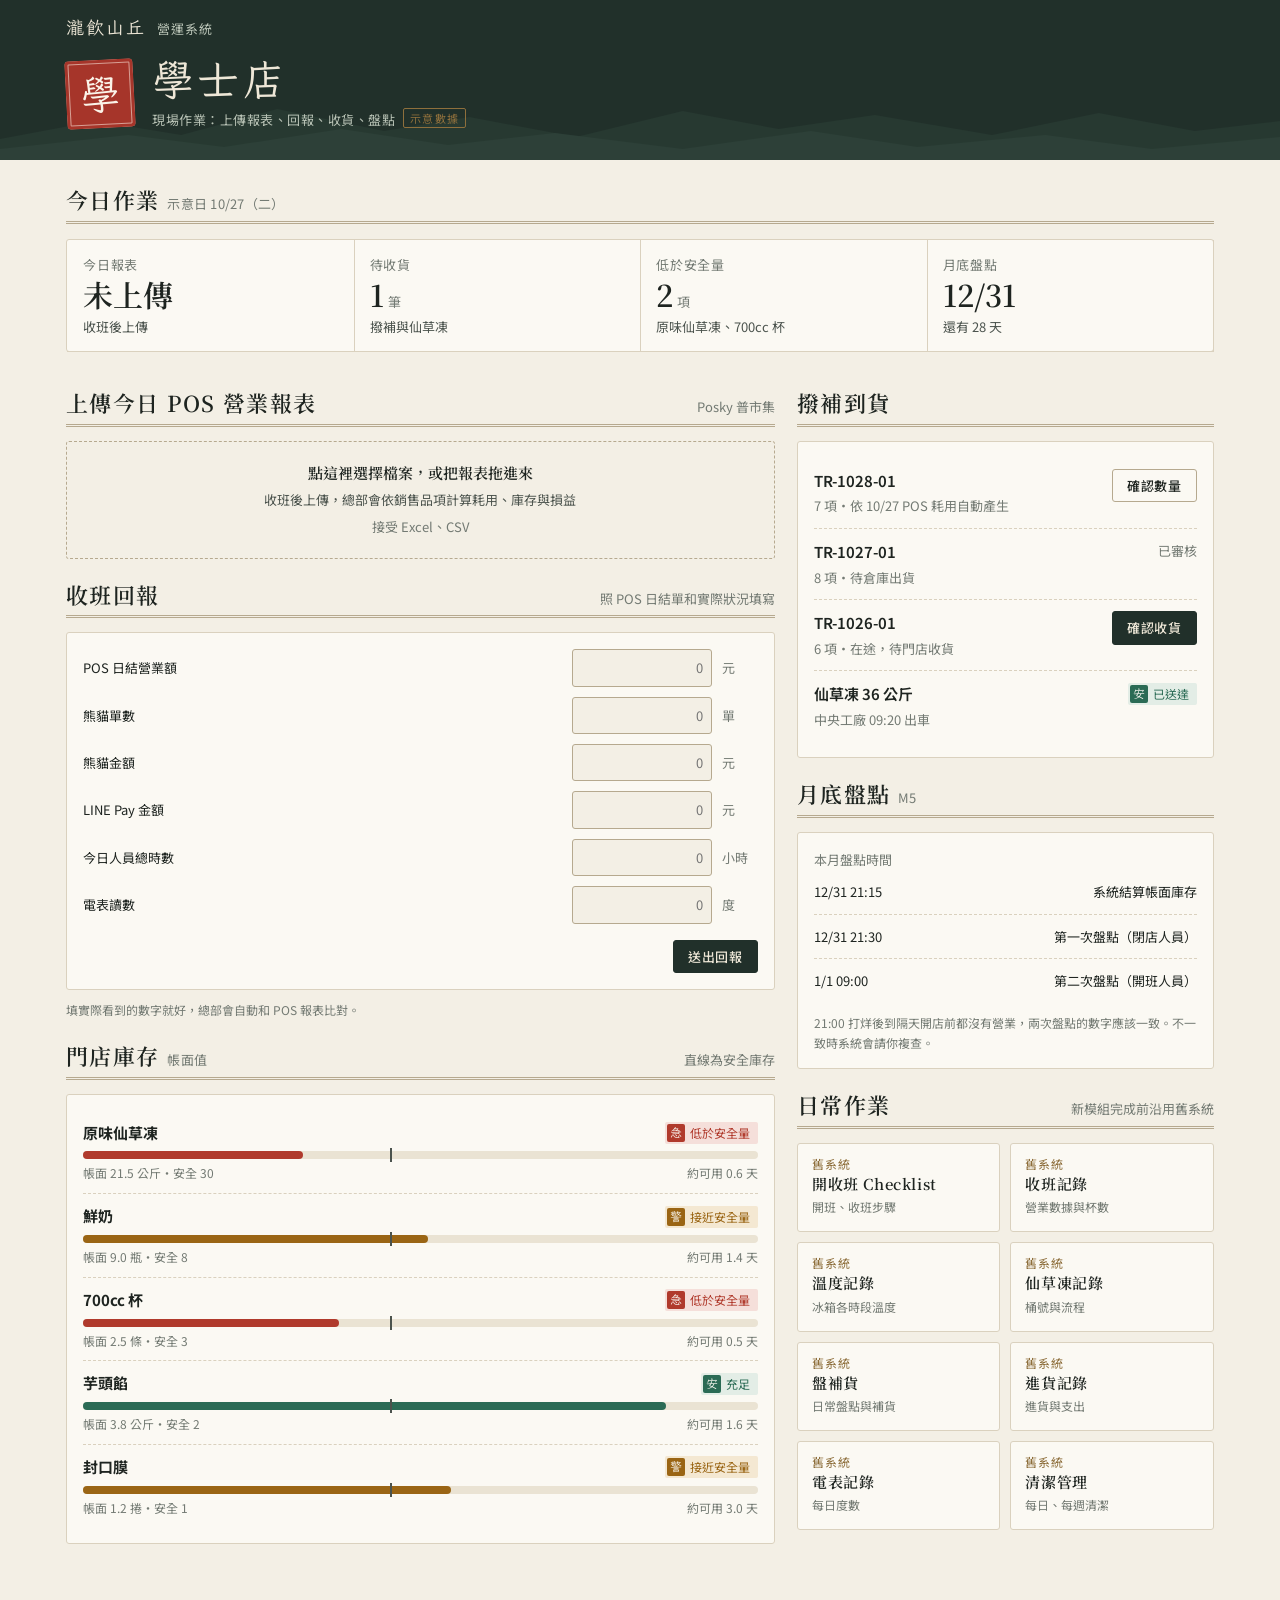
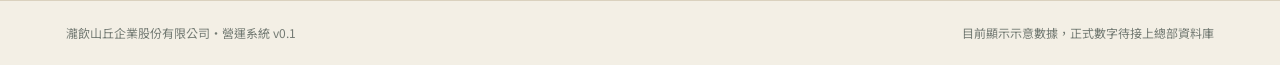
<file: xueshi.html>
<!doctype html>
<html lang="zh-Hant">
<head>
<meta charset="utf-8">
<meta name="viewport" content="width=device-width, initial-scale=1, viewport-fit=cover">
<title>學士店｜瀧飲山丘</title>
<meta name="claude:viewport-fit-sides" content="cover">
<link rel="preconnect" href="https://fonts.googleapis.com">
<link rel="preconnect" href="https://fonts.gstatic.com" crossorigin>
<link rel="stylesheet" href="https://fonts.googleapis.com/css2?family=LXGW+WenKai+TC&family=Noto+Sans+TC:wght@400;500;700&family=Noto+Serif+TC:wght@600;700&display=swap">
<link rel="stylesheet" href="assets/style.css">
<style>
  .report { display: grid; gap: 10px; }
  .report .line { display: grid; grid-template-columns: minmax(0, 1fr) 140px 36px; gap: 10px; align-items: center; font-size: var(--step--1); }
  .report input { width: 100%; padding: 7px 8px; border: 1px solid var(--rule-strong); border-radius: var(--radius); background: var(--paper); color: var(--ink); font: inherit; text-align: right; }
  .stock-item { display: grid; gap: 6px; padding: 10px 0; border-bottom: 1px dashed var(--rule); }
  .stock-item:last-child { border-bottom: 0; }
  .file-ok { font-size: var(--step--1); color: var(--ok); }
</style>
</head>
<body>
<div id="plaque"></div>
<main class="wrap">
  <div class="grid">
    <section class="sec">
      <header><h2>今日作業<small id="dayLabel"></small></h2></header>
      <dl class="figs" id="figs"></dl>
    </section>

    <div class="grid two">
      <div class="stack">
        <section class="sec">
          <header><h2>上傳今日 POS 營業報表</h2><span class="aside" id="posName"></span></header>
          <label class="drop" id="drop" for="posFile">
            <b>點這裡選擇檔案，或把報表拖進來</b>
            <span>收班後上傳，總部會依銷售品項計算耗用、庫存與損益</span>
            <span class="muted">接受 Excel、CSV</span>
            <input type="file" id="posFile" accept=".xlsx,.xls,.csv">
          </label>
          <p class="file-ok" id="fileMsg" hidden></p>
        </section>

        <section class="sec">
          <header><h2>收班回報</h2><span class="aside">照 POS 日結單和實際狀況填寫</span></header>
          <div class="panel"><div class="report" id="report"></div></div>
          <p class="note">填實際看到的數字就好，總部會自動和 POS 報表比對。</p>
        </section>

        <section class="sec">
          <header><h2>門店庫存<small>帳面值</small></h2><span class="aside">直線為安全庫存</span></header>
          <div class="panel" id="stock"></div>
        </section>
      </div>

      <div class="stack">
        <section class="sec">
          <header><h2>撥補到貨</h2></header>
          <div class="panel"><ul class="list" id="inbound"></ul></div>
        </section>

        <section class="sec">
          <header><h2>月底盤點<small>M5</small></h2></header>
          <div class="panel">
            <div class="muted small">本月盤點時間</div>
            <ul class="list small" id="meList"></ul>
            <p class="note">21:00 打烊後到隔天開店前都沒有營業，兩次盤點的數字應該一致。不一致時系統會請你複查。</p>
          </div>
        </section>

        <section class="sec">
          <header><h2>日常作業</h2><span class="aside">新模組完成前沿用舊系統</span></header>
          <div class="tiles" id="legacy"></div>
        </section>
      </div>
    </div>
  </div>
</main>
<div id="foot"></div>
<script src="assets/app.js"></script>
<script src="assets/store.js"></script>
<script>ERP.renderStore('xueshi');</script>
</body>
</html>
</file>
<file: assets/style.css>
/* ══════════════════════════════════════════════════
   瀧飲山丘 ERP｜共用樣式
   版面概念：每個主頁是一幅「匾額＋卷軸」。
   頂端深仙草色匾額掛據點印章與山形水墨，下方宣紙卷面排列帳冊式卡片。
   ══════════════════════════════════════════════════ */
:root {
  /* 宣紙與墨 */
  --paper: #F3EFE5;
  --paper-2: #FBF9F3;
  --paper-3: #EAE3D3;
  --ink: #1E2420;
  --ink-2: #4B534D;
  --ink-3: #737A73;
  --rule: #DAD1BE;
  --rule-strong: #B6A98F;
  /* 仙草（匾額底色）與朱砂（印章） */
  --grass: #21302A;
  --grass-2: #2D4038;
  --grass-ink: #EEE7D7;
  --grass-ink-2: #B8C2B5;
  --seal: #A6352A;
  --seal-ink: #FBF3E8;
  --gold: #8E6F3C;
  /* 狀態 */
  --ok: #2B6B55;
  --ok-bg: #E3EDE6;
  --warn: #9A6514;
  --warn-bg: #F4E8D2;
  --bad: #B03A2C;
  --bad-bg: #F5DFDA;
  /* 圖表系列（已驗證色覺辨識） */
  --s1: #00806A;
  --s2: #B8701E;

  --f-display: "LXGW WenKai TC", "Kaiti TC", "STKaiti", "BiauKai", "DFKai-SB", serif;
  --f-head: "Noto Serif TC", "Songti TC", "PMingLiU", serif;
  --f-body: "Noto Sans TC", "PingFang TC", "Microsoft JhengHei", system-ui, sans-serif;

  --step--1: 0.8125rem;
  --step-0: 0.9375rem;
  --step-1: 1.125rem;
  --step-2: 1.375rem;
  --step-3: 1.875rem;
  --step-4: 2.625rem;
  --radius: 3px;
}
@media (prefers-color-scheme: dark) {
  :root:not([data-theme="light"]) {
    --paper: #141917; --paper-2: #1B211F; --paper-3: #232A27;
    --ink: #E8E2D3; --ink-2: #B7B2A5; --ink-3: #8B8C82;
    --rule: #2E3633; --rule-strong: #47514C;
    --grass: #0E1412; --grass-2: #1A2420; --grass-ink: #E8E2D3; --grass-ink-2: #9EA99C;
    --seal: #C0473A; --seal-ink: #FFF6EC; --gold: #C7A468;
    --ok: #63B596; --ok-bg: #1C2C26; --warn: #DCA24C; --warn-bg: #2E2717; --bad: #E2705F; --bad-bg: #33201D;
    --s1: #2E9E80; --s2: #C98128;
    color-scheme: dark;
  }
}
:root[data-theme="dark"] {
  --paper: #141917; --paper-2: #1B211F; --paper-3: #232A27;
  --ink: #E8E2D3; --ink-2: #B7B2A5; --ink-3: #8B8C82;
  --rule: #2E3633; --rule-strong: #47514C;
  --grass: #0E1412; --grass-2: #1A2420; --grass-ink: #E8E2D3; --grass-ink-2: #9EA99C;
  --seal: #C0473A; --seal-ink: #FFF6EC; --gold: #C7A468;
  --ok: #63B596; --ok-bg: #1C2C26; --warn: #DCA24C; --warn-bg: #2E2717; --bad: #E2705F; --bad-bg: #33201D;
  --s1: #2E9E80; --s2: #C98128;
  color-scheme: dark;
}

* { box-sizing: border-box; }
html { -webkit-text-size-adjust: 100%; }
body {
  margin: 0;
  background: var(--paper);
  color: var(--ink);
  font: 400 var(--step-0)/1.65 var(--f-body);
  font-variant-numeric: tabular-nums;
}
body::before {
  content: ""; position: fixed; inset: 0 0 auto; height: env(safe-area-inset-top, 0px);
  z-index: 10; background: var(--grass);
}
a { color: inherit; }
:focus-visible { outline: 2px solid var(--gold); outline-offset: 2px; }
.wrap {
  width: 100%; max-width: 1180px; margin: 0 auto;
  padding-left: max(16px, env(safe-area-inset-left, 0px));
  padding-right: max(16px, env(safe-area-inset-right, 0px));
}

/* ── 匾額 ───────────────────────────────────── */
.plaque {
  position: relative; overflow: hidden;
  background: var(--grass); color: var(--grass-ink);
  padding-block: 18px 30px;
}
.plaque .mtn { position: absolute; left: 0; right: 0; bottom: -1px; width: 100%; height: 70px; pointer-events: none; }
.plaque .mtn path { fill: var(--grass-2); }
.plaque .mtn path.far { opacity: .55; }
.plaque .inner { position: relative; display: grid; gap: 18px; }
.topbar { display: flex; align-items: center; justify-content: space-between; gap: 12px; flex-wrap: wrap; }
.brand { display: flex; align-items: baseline; gap: 10px; text-decoration: none; }
.brand b { font: 400 var(--step-1)/1 var(--f-display); letter-spacing: .12em; }
.brand span { font-size: var(--step--1); color: var(--grass-ink-2); letter-spacing: .08em; }
.locnav { display: flex; gap: 6px; flex-wrap: wrap; }
.locnav a {
  display: inline-flex; align-items: center; gap: 6px;
  padding: 4px 10px 4px 4px; border: 1px solid transparent; border-radius: var(--radius);
  text-decoration: none; font-size: var(--step--1); color: var(--grass-ink-2);
}
.locnav a:hover { border-color: var(--grass-2); color: var(--grass-ink); }
.locnav a[aria-current="page"] { border-color: var(--gold); color: var(--grass-ink); }
.locnav .mini { width: 22px; height: 22px; display: grid; place-items: center; font: 400 13px/1 var(--f-display);
  border: 1px solid currentColor; border-radius: 2px; }
.locnav a[aria-current="page"] .mini { background: var(--seal); color: var(--seal-ink); border-color: var(--seal); }

.title-row { display: flex; align-items: center; gap: 18px; }
.seal {
  flex: none; width: 68px; height: 68px; display: grid; place-items: center;
  background: var(--seal); color: var(--seal-ink); border-radius: 4px;
  font: 400 40px/1 var(--f-display);
  box-shadow: inset 0 0 0 3px var(--seal), inset 0 0 0 4px rgba(255,246,236,.55);
  transform: rotate(-3deg);
}
.title-row h1 { margin: 0; font: 400 var(--step-4)/1.1 var(--f-display); letter-spacing: .08em; text-wrap: balance; }
.title-row p { margin: 4px 0 0; color: var(--grass-ink-2); font-size: var(--step--1); letter-spacing: .04em; }
.demo-tag {
  display: inline-block; margin-left: 8px; padding: 0 6px; border: 1px solid var(--gold); color: var(--gold);
  border-radius: 2px; font-size: 11px; letter-spacing: .1em; vertical-align: 2px;
}

/* ── 卷面 ───────────────────────────────────── */
main { padding-block: 26px 56px; }
.grid { display: grid; gap: 22px; grid-template-columns: minmax(0, 1fr); }
@media (min-width: 900px) {
  .grid.two { grid-template-columns: minmax(0, 1.7fr) minmax(0, 1fr); align-items: start; }
}
.stack { display: grid; gap: 22px; min-width: 0; }

.sec { min-width: 0; }
.sec > header {
  display: flex; align-items: baseline; justify-content: space-between; gap: 10px; flex-wrap: wrap;
  padding-bottom: 6px; margin-bottom: 14px; border-bottom: 3px double var(--rule-strong);
}
.sec h2 { margin: 0; font: 600 var(--step-2)/1.3 var(--f-head); letter-spacing: .06em; text-wrap: balance; }
.sec h2 small { font: 400 var(--step--1) var(--f-body); color: var(--ink-3); letter-spacing: .02em; margin-left: 8px; }
.sec .aside { font-size: var(--step--1); color: var(--ink-3); }

.panel { background: var(--paper-2); border: 1px solid var(--rule); border-radius: var(--radius); padding: 16px; min-width: 0; }
.panel.inset { background: var(--paper-3); border-color: transparent; }

/* 帳冊數字 */
.figs { display: grid; grid-template-columns: repeat(auto-fit, minmax(150px, 1fr)); gap: 0; border: 1px solid var(--rule); border-radius: var(--radius); background: var(--paper-2); }
.fig { padding: 14px 16px; border-right: 1px solid var(--rule); border-bottom: 1px solid var(--rule); margin: 0 -1px -1px 0; min-width: 0; }
.fig dt { font-size: var(--step--1); color: var(--ink-3); letter-spacing: .06em; }
.fig dd { margin: 2px 0 0; font: 600 var(--step-3)/1.15 var(--f-head); }
.fig dd small { font: 400 var(--step--1) var(--f-body); color: var(--ink-3); margin-left: 4px; }
.fig .delta { display: block; margin-top: 4px; font-size: var(--step--1); color: var(--ink-2); }
.up { color: var(--ok); } .down { color: var(--bad); }

/* 帳表 */
.tbl-wrap { overflow-x: auto; }
table.ledger { width: 100%; border-collapse: collapse; font-size: var(--step--1); }
.ledger th, .ledger td { padding: 9px 10px; text-align: left; border-bottom: 1px solid var(--rule); white-space: nowrap; }
.ledger th { font-weight: 500; color: var(--ink-3); letter-spacing: .06em; border-bottom-color: var(--rule-strong); }
.ledger td.n, .ledger th.n { text-align: right; }
.ledger tr.total td { font-weight: 700; border-top: 1px solid var(--rule-strong); border-bottom: 0; }
.ledger td.name { font-weight: 500; color: var(--ink); }

/* 狀態章 */
.chip {
  display: inline-flex; align-items: center; gap: 5px; padding: 1px 8px 1px 2px;
  border-radius: 2px; font-size: 12px; line-height: 20px; white-space: nowrap;
}
.chip::before { content: attr(data-mark); width: 18px; height: 18px; display: grid; place-items: center; font: 400 12px/1 var(--f-display); border-radius: 2px; color: var(--paper-2); }
.chip.ok { background: var(--ok-bg); color: var(--ok); } .chip.ok::before { background: var(--ok); }
.chip.warn { background: var(--warn-bg); color: var(--warn); } .chip.warn::before { background: var(--warn); }
.chip.bad { background: var(--bad-bg); color: var(--bad); } .chip.bad::before { background: var(--bad); }
.chip.idle { background: var(--paper-3); color: var(--ink-2); } .chip.idle::before { background: var(--ink-3); }

/* 清單 */
.list { list-style: none; margin: 0; padding: 0; }
.list > li { display: flex; gap: 12px; align-items: flex-start; justify-content: space-between; padding: 11px 0; border-bottom: 1px dashed var(--rule); }
.list > li:last-child { border-bottom: 0; }
.list .main { min-width: 0; }
.list .main b { font-weight: 600; }
.list .main p { margin: 2px 0 0; font-size: var(--step--1); color: var(--ink-3); }
.list .end { flex: none; text-align: right; font-size: var(--step--1); }

/* 庫存水位 */
.level { display: grid; gap: 4px; }
.level-bar { position: relative; height: 8px; background: var(--paper-3); border-radius: 4px; }
.level-bar i { position: absolute; left: 0; top: 0; bottom: 0; border-radius: 4px; background: var(--ok); }
.level-bar i.warn { background: var(--warn); } .level-bar i.bad { background: var(--bad); }
.level-bar .safe { position: absolute; top: -3px; bottom: -3px; width: 2px; background: var(--ink-2); }
.level-meta { display: flex; justify-content: space-between; font-size: 12px; color: var(--ink-3); }

/* 流程階梯 */
.steps { display: grid; grid-template-columns: repeat(5, minmax(0, 1fr)); border: 1px solid var(--rule); border-radius: var(--radius); background: var(--paper-2); }
.steps > div { padding: 12px 8px; text-align: center; border-right: 1px solid var(--rule); min-width: 0; }
.steps > div:last-child { border-right: 0; }
.steps b { display: block; font: 600 var(--step-3)/1.1 var(--f-head); }
.steps span { font-size: 12px; color: var(--ink-3); }
.steps > div.hot b { color: var(--seal); }

/* 功能磚 */
.tiles { display: grid; grid-template-columns: repeat(auto-fill, minmax(150px, 1fr)); gap: 10px; }
.tile {
  display: grid; gap: 4px; padding: 14px; text-decoration: none; text-align: left;
  background: var(--paper-2); border: 1px solid var(--rule); border-radius: var(--radius); color: var(--ink);
  font: inherit; cursor: pointer; min-width: 0;
}
.tile:hover { border-color: var(--rule-strong); background: var(--paper); }
.tile b { font: 600 var(--step-0)/1.3 var(--f-head); letter-spacing: .04em; }
.tile span { font-size: 12px; color: var(--ink-3); }
.tile .code { font: 400 12px/1 var(--f-body); color: var(--gold); letter-spacing: .08em; }
.tile.soon { opacity: .62; cursor: default; }
.tile.soon:hover { background: var(--paper-2); border-color: var(--rule); }

/* 按鈕與表單 */
.btn {
  display: inline-flex; align-items: center; justify-content: center; gap: 6px;
  padding: 8px 14px; border-radius: var(--radius); border: 1px solid var(--grass);
  background: var(--grass); color: var(--grass-ink); font: 500 var(--step--1)/1.2 var(--f-body);
  letter-spacing: .06em; cursor: pointer; text-decoration: none;
}
.btn:hover { background: var(--grass-2); }
.btn.ghost { background: transparent; color: var(--ink); border-color: var(--rule-strong); }
.btn.ghost:hover { background: var(--paper-3); }
.btn[disabled] { opacity: .5; cursor: default; }
.drop {
  display: grid; gap: 6px; place-items: center; text-align: center; padding: 20px 14px;
  border: 1.5px dashed var(--rule-strong); border-radius: var(--radius); background: var(--paper);
  color: var(--ink-2); font-size: var(--step--1); cursor: pointer;
}
.drop.over { border-color: var(--gold); background: var(--paper-3); }
.drop b { font: 600 var(--step-0) var(--f-head); color: var(--ink); }
.drop input { position: absolute; width: 1px; height: 1px; opacity: 0; }

/* 圖表 */
.chart { position: relative; }
.chart svg { display: block; width: 100%; height: auto; overflow: visible; }
.chart .grid-line { stroke: var(--rule); stroke-width: 1; }
.chart .axis-text { fill: var(--ink-3); font: 400 11px var(--f-body); }
.chart .end-label { font: 600 11px var(--f-body); fill: var(--ink-2); }
.chart .hair { stroke: var(--ink-3); stroke-width: 1; stroke-dasharray: 3 3; }
.legend { display: flex; gap: 14px; flex-wrap: wrap; font-size: var(--step--1); color: var(--ink-2); margin-bottom: 8px; }
.legend i { display: inline-block; width: 14px; height: 3px; border-radius: 2px; vertical-align: middle; margin-right: 6px; }
.tip {
  position: absolute; pointer-events: none; z-index: 2; min-width: 140px;
  background: var(--paper-2); border: 1px solid var(--rule-strong); border-radius: var(--radius);
  padding: 8px 10px; font-size: 12px; box-shadow: 0 4px 14px rgba(0,0,0,.12);
}
.tip b { display: block; margin-bottom: 4px; font-weight: 600; }
.tip div { display: flex; justify-content: space-between; gap: 12px; }
.tip i { display: inline-block; width: 8px; height: 8px; border-radius: 50%; margin-right: 5px; }

/* 雜項 */
.muted { color: var(--ink-3); }
.small { font-size: var(--step--1); }
.row { display: flex; gap: 10px; align-items: center; flex-wrap: wrap; }
.spread { display: flex; justify-content: space-between; align-items: center; gap: 10px; flex-wrap: wrap; }
.seg { display: inline-flex; border: 1px solid var(--rule-strong); border-radius: var(--radius); overflow: hidden; }
.seg button { border: 0; background: transparent; color: var(--ink-2); padding: 4px 12px; font: 500 var(--step--1) var(--f-body); cursor: pointer; }
.seg button + button { border-left: 1px solid var(--rule-strong); }
.seg button[aria-pressed="true"] { background: var(--grass); color: var(--grass-ink); }
.note { font-size: 12px; color: var(--ink-3); margin: 10px 0 0; }
.foot { padding-block: 22px; border-top: 1px solid var(--rule); font-size: 12px; color: var(--ink-3); }
.toast {
  position: fixed; left: 50%; bottom: calc(18px + env(safe-area-inset-bottom, 0px)); transform: translateX(-50%);
  background: var(--grass); color: var(--grass-ink); padding: 9px 16px; border-radius: var(--radius);
  font-size: var(--step--1); z-index: 20; box-shadow: 0 6px 18px rgba(0,0,0,.2);
}
.vtext { writing-mode: vertical-rl; letter-spacing: .3em; }

@media (max-width: 560px) {
  .title-row h1 { font-size: var(--step-3); }
  .seal { width: 54px; height: 54px; font-size: 32px; }
  .steps { grid-template-columns: repeat(5, minmax(0, 1fr)); }
  .steps b { font-size: var(--step-2); }
  .fig dd { font-size: var(--step-2); }
}
@media (prefers-reduced-motion: no-preference) {
  .seal { transition: transform .4s ease; }
  .title-row:hover .seal { transform: rotate(0deg); }
}
</file>
